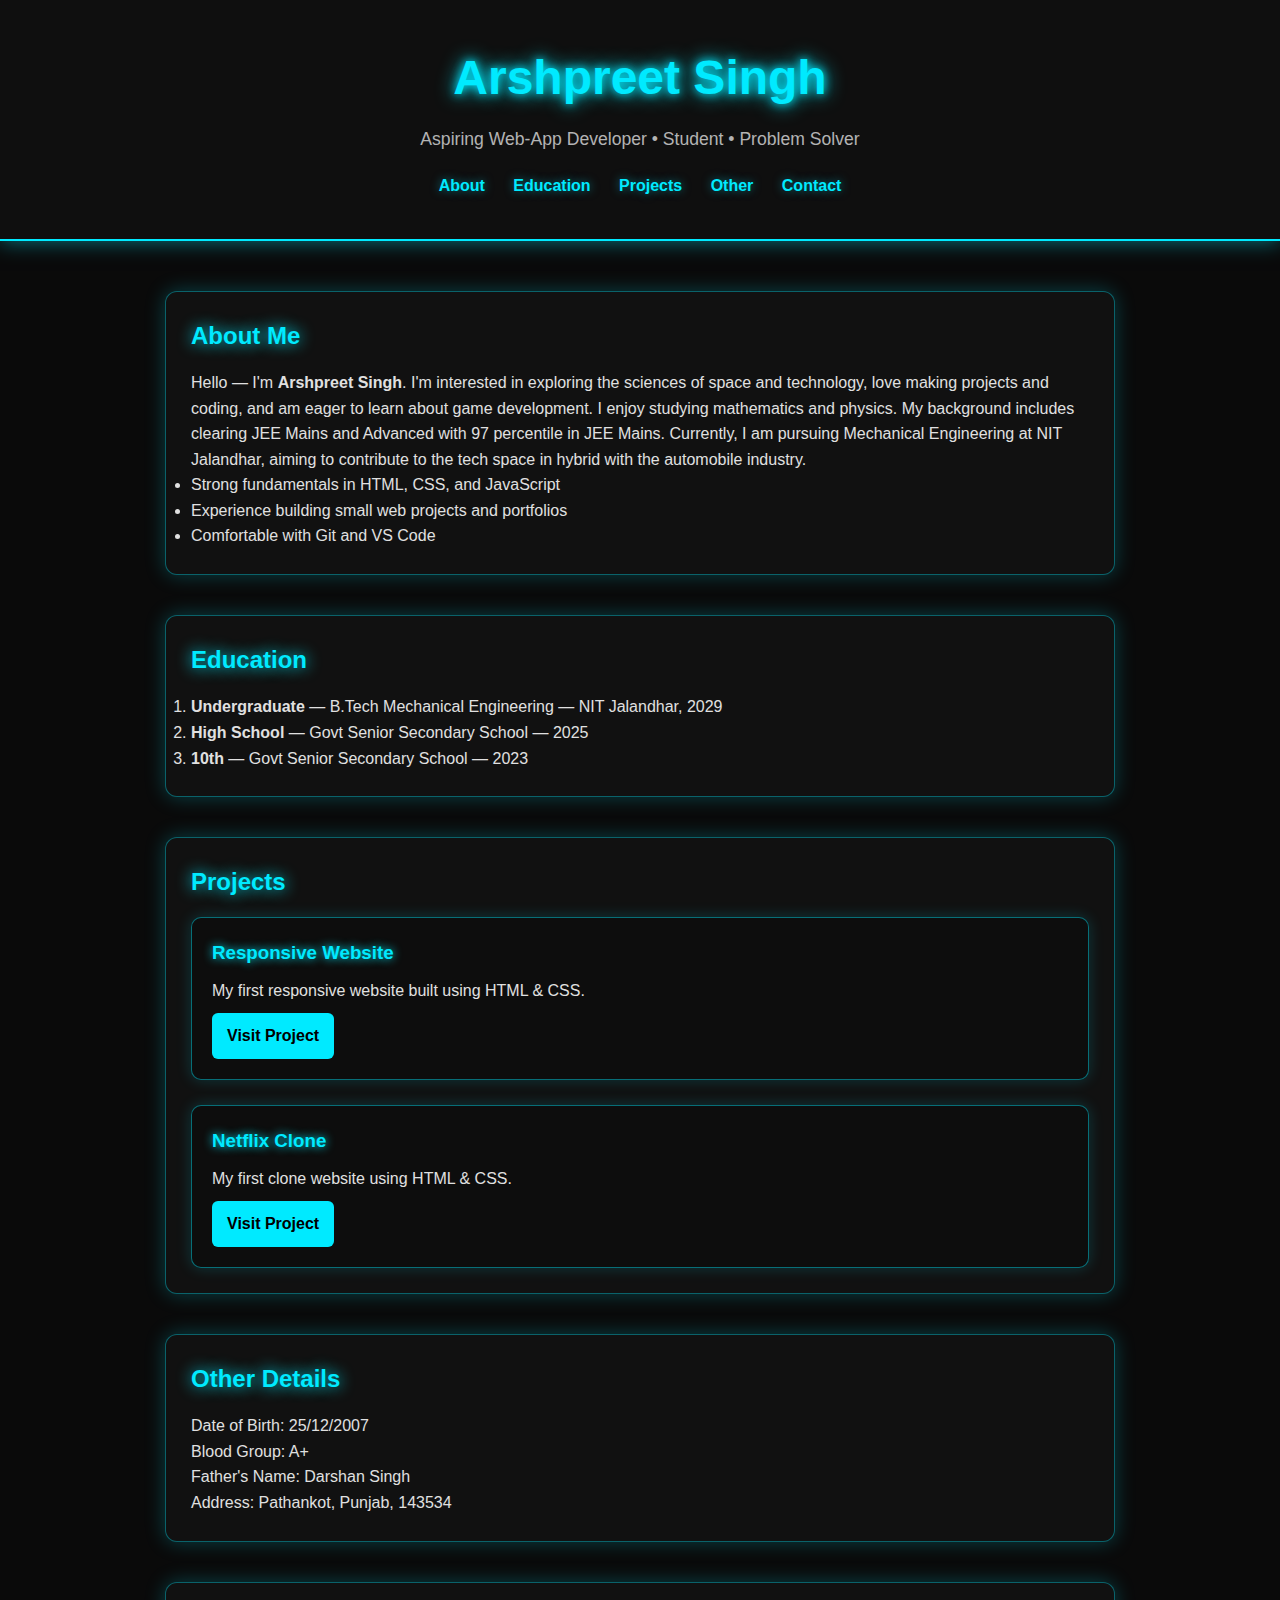
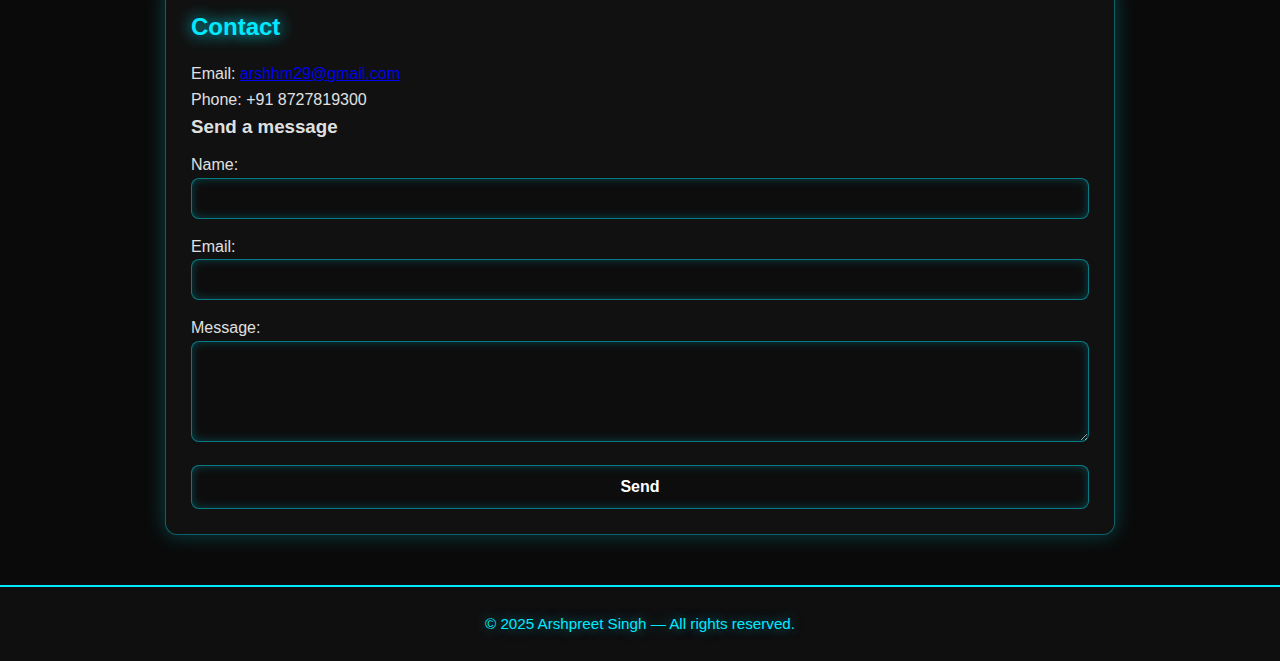
<file: index.html>
<!doctype html>
<html lang="en">
<head>
  <meta charset="utf-8">
  <meta name="viewport" content="width=device-width, initial-scale=1">
  <title>Arshpreet Singh — Portfolio</title>
  <link rel="stylesheet" href="style.css">
</head>
<body>
  <header class="header">
    <h1 class="title">Arshpreet Singh</h1>
    <p class="subtitle">Aspiring Web-App Developer • Student • Problem Solver</p>
    <nav class="nav">
      <a href="#about">About</a>
      <a href="#education">Education</a>
      <a href="#projects">Projects</a>
      <a href="#other">Other</a>
      <a href="#contact">Contact</a>
    </nav>
  </header>

  <main class="container">
    <section id="about" class="section">
      <h2>About Me</h2>
      <p>Hello — I'm <strong>Arshpreet Singh</strong>. I'm interested in exploring the sciences of space and technology, love making projects and coding, and am eager to learn about game development. I enjoy studying mathematics and physics. My background includes clearing JEE Mains and Advanced with 97 percentile in JEE Mains. Currently, I am pursuing Mechanical Engineering at NIT Jalandhar, aiming to contribute to the tech space in hybrid with the automobile industry.</p>
      <ul>
        <li>Strong fundamentals in HTML, CSS, and JavaScript</li>
        <li>Experience building small web projects and portfolios</li>
        <li>Comfortable with Git and VS Code</li>
      </ul>
    </section>

    <section id="education" class="section">
      <h2>Education</h2>
      <ol>
        <li><strong>Undergraduate</strong> — B.Tech Mechanical Engineering — NIT Jalandhar, 2029</li>
        <li><strong>High School</strong> — Govt Senior Secondary School — 2025</li>
        <li><strong>10th</strong> — Govt Senior Secondary School — 2023</li>
      </ol>
    </section>

    <section id="projects" class="section">
      <h2>Projects</h2>
      <div class="project-list">
        <div class="project">
          <h3>Responsive Website</h3>
          <p>My first responsive website built using HTML & CSS.</p>
          <a href="https://arshpreetsingh6103.github.io/Responsive/" target="_blank">Visit Project</a>
        </div>

        <div class="project">
          <h3>Netflix Clone</h3>
          <p>My first clone website using HTML & CSS.</p>
          <a href="https://arshpreetsingh6103.github.io/Netflix-clone/" target="_blank">Visit Project</a>
        </div>
      </div>
    </section>

    <section id="other" class="section">
      <h2>Other Details</h2>
      <p>Date of Birth: 25/12/2007</p>
      <p>Blood Group: A+</p>
      <p>Father's Name: Darshan Singh</p>
      <p>Address: Pathankot, Punjab, 143534</p>
    </section>

    <section id="contact" class="section">
      <h2>Contact</h2>
      <p>Email: <a href="mailto:arshhm29@gmail.com">arshhm29@gmail.com</a></p>
      <p>Phone: +91 8727819300</p>
      <h3>Send a message</h3>
      <form class="contact-form" action="mailto:youremail@example.com" method="post" enctype="text/plain">
        <label>Name:<br><input type="text" name="name"></label>
        <label>Email:<br><input type="email" name="email"></label>
        <label>Message:<br><textarea name="message" rows="5"></textarea></label>
        <input type="submit" value="Send" class="btn">
      </form>
    </section>

  </main>

  <footer class="footer">
    <p>© 2025 Arshpreet Singh — All rights reserved.</p>
  </footer>
</body>
</html>
</file>
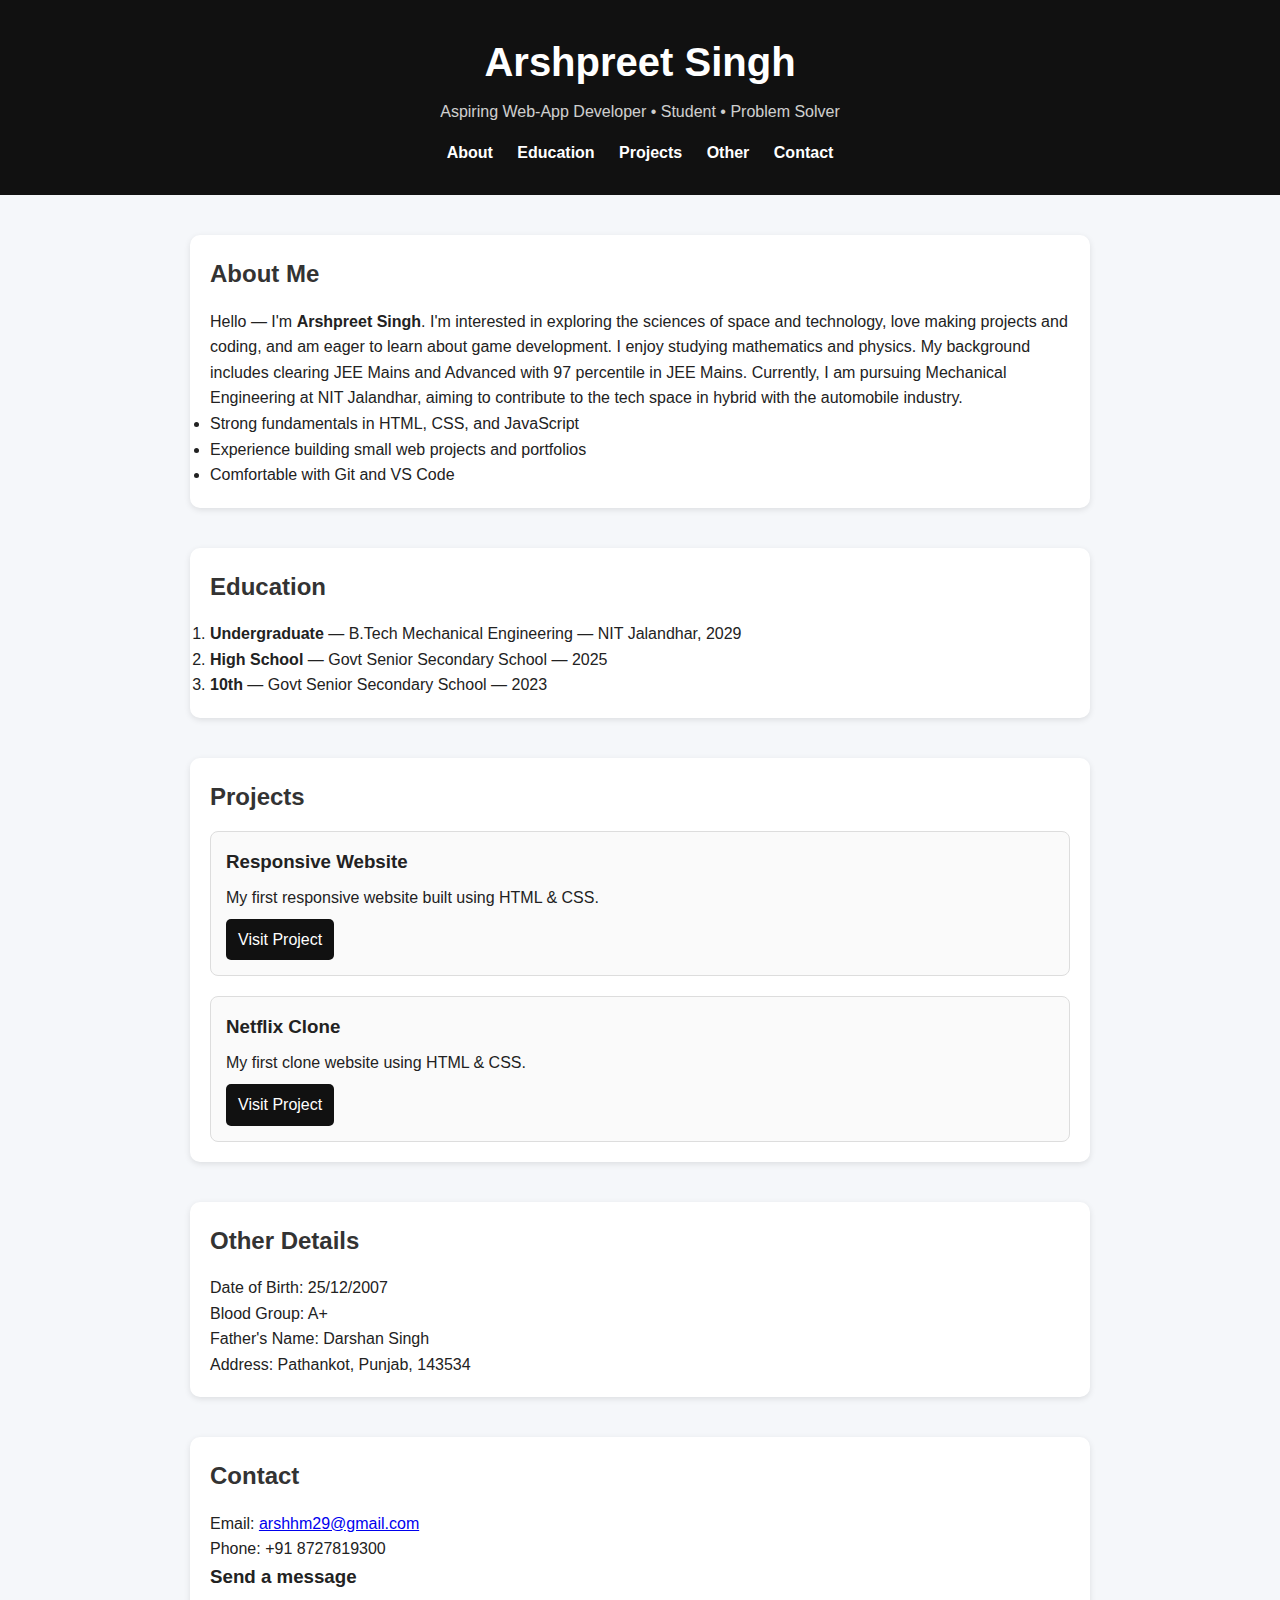
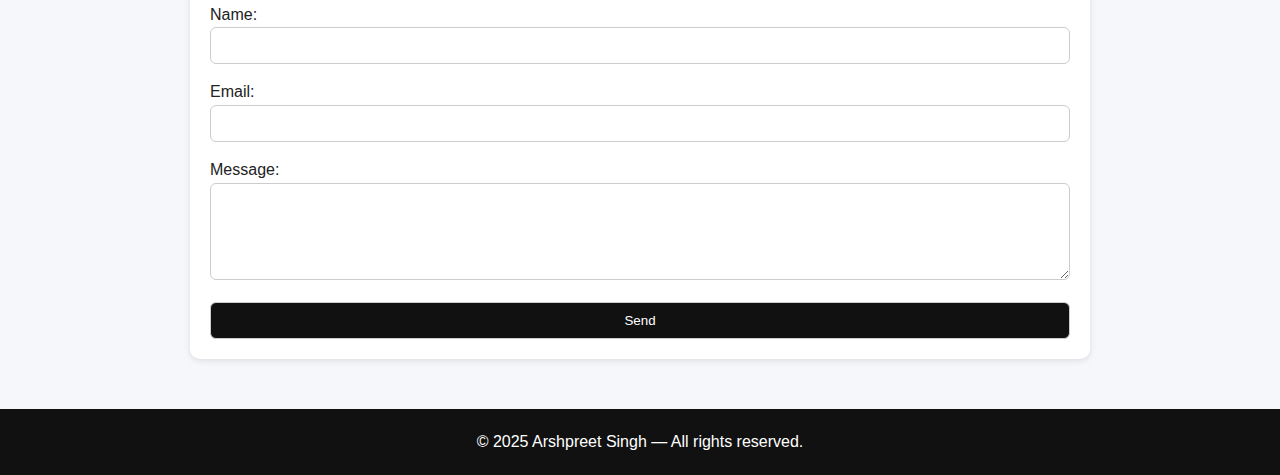
<file: portfolio.html>
<!doctype html>
<html lang="en">
<head>
  <meta charset="utf-8">
  <meta name="viewport" content="width=device-width, initial-scale=1">
  <title>Arshpreet Singh — Portfolio</title>
  <link rel="stylesheet" href="portfolio.css">
</head>
<body>
  <header class="header">
    <h1 class="title">Arshpreet Singh</h1>
    <p class="subtitle">Aspiring Web-App Developer • Student • Problem Solver</p>
    <nav class="nav">
      <a href="#about">About</a>
      <a href="#education">Education</a>
      <a href="#projects">Projects</a>
      <a href="#other">Other</a>
      <a href="#contact">Contact</a>
    </nav>
  </header>

  <main class="container">
    <section id="about" class="section">
      <h2>About Me</h2>
      <p>Hello — I'm <strong>Arshpreet Singh</strong>. I'm interested in exploring the sciences of space and technology, love making projects and coding, and am eager to learn about game development. I enjoy studying mathematics and physics. My background includes clearing JEE Mains and Advanced with 97 percentile in JEE Mains. Currently, I am pursuing Mechanical Engineering at NIT Jalandhar, aiming to contribute to the tech space in hybrid with the automobile industry.</p>
      <ul>
        <li>Strong fundamentals in HTML, CSS, and JavaScript</li>
        <li>Experience building small web projects and portfolios</li>
        <li>Comfortable with Git and VS Code</li>
      </ul>
    </section>

    <section id="education" class="section">
      <h2>Education</h2>
      <ol>
        <li><strong>Undergraduate</strong> — B.Tech Mechanical Engineering — NIT Jalandhar, 2029</li>
        <li><strong>High School</strong> — Govt Senior Secondary School — 2025</li>
        <li><strong>10th</strong> — Govt Senior Secondary School — 2023</li>
      </ol>
    </section>

    <section id="projects" class="section">
      <h2>Projects</h2>
      <div class="project-list">
        <div class="project">
          <h3>Responsive Website</h3>
          <p>My first responsive website built using HTML & CSS.</p>
          <a href="https://arshpreetsingh6103.github.io/Responsive/" target="_blank">Visit Project</a>
        </div>

        <div class="project">
          <h3>Netflix Clone</h3>
          <p>My first clone website using HTML & CSS.</p>
          <a href="https://arshpreetsingh6103.github.io/Netflix-clone/" target="_blank">Visit Project</a>
        </div>
      </div>
    </section>

    <section id="other" class="section">
      <h2>Other Details</h2>
      <p>Date of Birth: 25/12/2007</p>
      <p>Blood Group: A+</p>
      <p>Father's Name: Darshan Singh</p>
      <p>Address: Pathankot, Punjab, 143534</p>
    </section>

    <section id="contact" class="section">
      <h2>Contact</h2>
      <p>Email: <a href="mailto:arshhm29@gmail.com">arshhm29@gmail.com</a></p>
      <p>Phone: +91 8727819300</p>
      <h3>Send a message</h3>
      <form class="contact-form" action="mailto:youremail@example.com" method="post" enctype="text/plain">
        <label>Name:<br><input type="text" name="name"></label>
        <label>Email:<br><input type="email" name="email"></label>
        <label>Message:<br><textarea name="message" rows="5"></textarea></label>
        <input type="submit" value="Send" class="btn">
      </form>
    </section>

  </main>

  <footer class="footer">
    <p>© 2025 Arshpreet Singh — All rights reserved.</p>
  </footer>
</body>
</html>
</file>
<file: style.css>
/* NEON THEME + MODERN EFFECTS */

* {
  margin: 0;
  padding: 0;
  box-sizing: border-box;
  font-family: 'Poppins', Arial, sans-serif;
}

body {
  background: #0a0a0a;
  color: #e0e0e0;
  line-height: 1.6;
}

/* HEADER */
.header {
  text-align: center;
  padding: 40px 20px;
  background: #0f0f0f;
  border-bottom: 2px solid #00eaff;
  box-shadow: 0 0 20px #00eaff80;
}

.title {
  font-size: 3rem;
  font-weight: bold;
  color: #00eaff;
  text-shadow: 0 0 10px #00eaff, 0 0 20px #00eaff;
}

.subtitle {
  color: #ffffffb0;
  margin-top: 8px;
  font-size: 1.1rem;
}

/* NAVIGATION */
.nav {
  margin-top: 20px;
}

.nav a {
  margin: 0 12px;
  color: #00eaff;
  text-decoration: none;
  font-weight: bold;
  transition: 0.3s;
  text-shadow: 0 0 10px #00eaff80;
}

.nav a:hover {
  color: #fff;
  text-shadow: 0 0 20px #00eaff;
}

/* MAIN CONTAINER */
.container {
  width: 90%;
  max-width: 950px;
  margin: 50px auto;
}

.section {
  margin-bottom: 40px;
  padding: 25px;
  background: #111;
  border-radius: 12px;
  border: 1px solid #00eaff60;
  box-shadow: 0 0 20px #00eaff40;
  transition: 0.3s;
}

.section:hover {
  box-shadow: 0 0 35px #00eaff90;
  transform: translateY(-3px);
}

.section h2 {
  color: #00eaff;
  margin-bottom: 15px;
  text-shadow: 0 0 15px #00eaff;
}

/* PROJECT CARDS */
.project-list {
  display: grid;
  gap: 25px;
}

.project {
  padding: 20px;
  background: #0d0d0d;
  border-radius: 10px;
  border: 1px solid #00eaff70;
  box-shadow: 0 0 15px #00eaff30;
  transition: 0.3s;
}

.project:hover {
  transform: scale(1.03);
  box-shadow: 0 0 30px #00eaff;
}

.project h3 {
  color: #00eaff;
  margin-bottom: 10px;
  text-shadow: 0 0 10px #00eaff;
}

.project a {
  display: inline-block;
  margin-top: 10px;
  padding: 10px 15px;
  background: #00eaff;
  color: #000;
  font-weight: bold;
  text-decoration: none;
  border-radius: 6px;
  transition: 0.3s;
  text-shadow: none;
}

.project a:hover {
  background: #fff;
  color: #000;
  box-shadow: 0 0 20px #00eaff;
}

/* CONTACT FORM */
.contact-form {
  display: flex;
  flex-direction: column;
  gap: 15px;
  margin-top: 10px;
}

.contact-form input,
.contact-form textarea {
  width: 100%;
  padding: 12px;
  background: #0d0d0d;
  border: 1px solid #00eaff80;
  border-radius: 8px;
  color: #fff;
  box-shadow: inset 0 0 10px #00eaff40;
}

.btn {
  background: #00eaff;
  color: #000;
  padding: 12px;
  border: none;
  cursor: pointer;
  font-size: 1rem;
  border-radius: 8px;
  font-weight: bold;
  transition: 0.4s;
}

.btn:hover {
  background: #fff;
  box-shadow: 0 0 20px #00eaff;
}

/* FOOTER */
.footer {
  text-align: center;
  padding: 25px;
  margin-top: 50px;
  background: #0f0f0f;
  border-top: 2px solid #00eaff;
  color: #00eaff;
  font-size: 0.95rem;
  text-shadow: 0 0 12px #00eaff80;
}
</file>
<file: portfolio.css>
* {
  margin: 0;
  padding: 0;
  box-sizing: border-box;
  font-family: Arial, Helvetica, sans-serif;
}

body {
  background: #f5f7fa;
  color: #222;
  line-height: 1.6;
}

.header {
  text-align: center;
  padding: 30px 20px;
  background: #111;
  color: #fff;
}

.title {
  font-size: 2.5rem;
  font-weight: bold;
}

.subtitle {
  margin-top: 5px;
  opacity: 0.8;
}

.nav {
  margin-top: 15px;
}

.nav a {
  margin: 0 10px;
  color: #fff;
  text-decoration: none;
  font-weight: bold;
  transition: 0.3s;
}

.nav a:hover {
  color: #ffcc00;
}

.container {
  width: 90%;
  max-width: 900px;
  margin: 40px auto;
}

.section {
  margin-bottom: 40px;
  padding: 20px;
  background: #fff;
  border-radius: 10px;
  box-shadow: 0 2px 6px rgba(0, 0, 0, 0.1);
}

.section h2 {
  margin-bottom: 15px;
  color: #333;
}

.project-list {
  display: grid;
  gap: 20px;
}

.project {
  padding: 15px;
  background: #fafafa;
  border-radius: 8px;
  border: 1px solid #ddd;
}

.project h3 {
  margin-bottom: 8px;
}

.project a {
  display: inline-block;
  margin-top: 8px;
  padding: 8px 12px;
  background: #111;
  color: #fff;
  text-decoration: none;
  border-radius: 5px;
  transition: 0.3s;
}

.project a:hover {
  background: #ffcc00;
  color: #000;
}

.contact-form {
  display: flex;
  flex-direction: column;
  gap: 15px;
  margin-top: 10px;
}

.contact-form input,
.contact-form textarea {
  width: 100%;
  padding: 10px;
  border: 1px solid #ccc;
  border-radius: 6px;
}

.btn {
  background: #111;
  color: #fff;
  border: none;
  padding: 10px;
  cursor: pointer;
  border-radius: 6px;
  transition: 0.3s;
}

.btn:hover {
  background: #ffcc00;
  color: #000;
}

.footer {
  text-align: center;
  padding: 20px;
  background: #111;
  color: #fff;
  margin-top: 50px;
}
</file>
